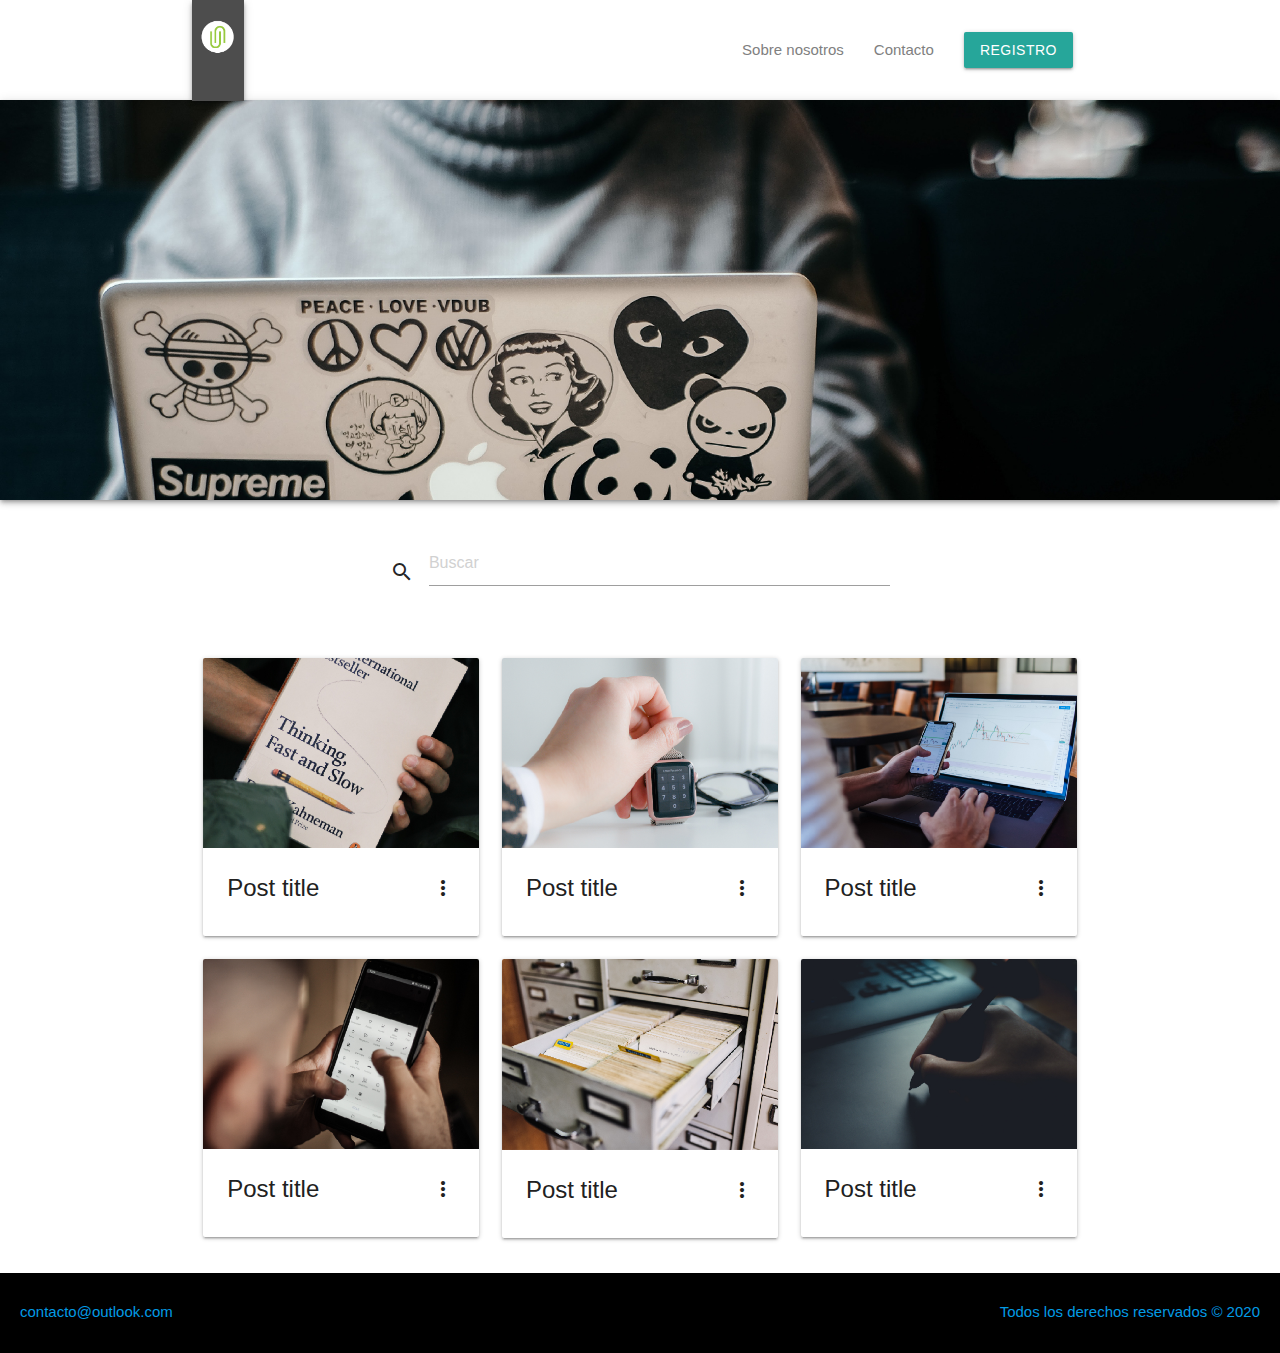
<file: index.html>
<!DOCTYPE html>
<html lang="es">
<head>
    <meta charset="UTF-8">
    <meta name="viewport" content="width=device-width, initial-scale=1.0">
    <meta http-equiv="X-UA-Compatible" content="ie=edge">
    <title>Mi blog</title>
    <!--Import Google Icon Font-->
    <link href="https://fonts.googleapis.com/icon?family=Material+Icons" rel="stylesheet">
    <!-- Compiled and minified CSS -->
    <link rel="stylesheet" href="https://cdnjs.cloudflare.com/ajax/libs/materialize/1.0.0/css/materialize.min.css">
    <link rel="stylesheet" href="css/main.css">
</head>
    <body>
        <header>
            <nav class="container">
                <a href="index.html" class="brand-logo" valing-wrapper>
                    <img class="responsive-img left z-depth-2" src="assets/img/Logo.jpg" alt="Logo de blog">
                </a>
                <ul class="right valign-wrapper">
                    <li><a href="about.html">Sobre nosotros</a></li>
                    <li><a href="contact.html">Contacto</a></li>
                    <li><a class="btn" href="registro.html">Registro</a></li>
                </ul>
            </nav>
            <section class="header-main-pic z-depth-2"></section>
        </header>
        <main class="container">
            <section>
                <div class="section">
                    <div class="row">
                        <div class="col m7 input-field input-container">
                            <i class="material-icons">search</i>
                            <input id="search" type="text" placeholder="Buscar">
                        </div>
                    </div>
                </div>
            </section>
            <section>
                <div class="row">
                    <article class="col s12 m6 l4">
                        <div class="card">
                            <div class="card-image waves-effect waves-block waves-light">
                                <img class="activator" src="assets/img/card1.jpg" alt="">
                            </div>
                            <div class="card-content">
                                <span class="card-title grey-text activator text-darken-4">Post title<i class="material-icons right">more_vert</i></span>
                            </div>
                            <div class="card-reveal">
                                <span class="card-title grey-text text-darken-4">Post title <i class="material-icons right">close</i> </span>
                                <p>Here is some more information about this product that is only revealed once clicked on.</p>
                                <a class="waves-effect waves-teal btn-flat teal lighten-5 right" href="post.html">Ir</a>
                            </div>
                        </div>
                    </article>
                    <article class="col s12 m6 l4">
                        <div class="card">
                            <div class="card-image waves-effect waves-block waves-light">
                                <img class="activator" src="assets/img/card2.jpg" alt="">
                            </div>
                            <div class="card-content">
                                <span class="card-title grey-text activator text-darken-4">Post title<i class="material-icons right">more_vert</i></span>
                            </div>
                            <div class="card-reveal">
                                <span class="card-title grey-text text-darken-4">Post title <i class="material-icons right">close</i> </span>
                                <p>Here is some more information about this product that is only revealed once clicked on.</p>
                                <a class="waves-effect waves-teal btn-flat teal lighten-5 right" href="post.html">Ir</a>
                            </div>
                        </div>
                    </article>
                    <article class="col s12 m6 l4">
                        <div class="card">
                            <div class="card-image waves-effect waves-block waves-light">
                                <img class="activator" src="assets/img/card3.jpg" alt="">
                            </div>
                            <div class="card-content">
                                <span class="card-title grey-text activator text-darken-4">Post title<i class="material-icons right">more_vert</i></span>
                            </div>
                            <div class="card-reveal">
                                <span class="card-title grey-text text-darken-4">Post title <i class="material-icons right">close</i> </span>
                                <p>Here is some more information about this product that is only revealed once clicked on.</p>
                                <a class="waves-effect waves-teal btn-flat teal lighten-5 right" href="post.html">Ir</a>
                            </div>
                        </div>
                    </article>
                    <article class="col s12 m6 l4">
                        <div class="card">
                            <div class="card-image waves-effect waves-block waves-light">
                                <img class="activator" src="assets/img/card4.jpg" alt="">
                            </div>
                            <div class="card-content">
                                <span class="card-title grey-text activator text-darken-4">Post title<i class="material-icons right">more_vert</i></span>
                            </div>
                            <div class="card-reveal">
                                <span class="card-title grey-text text-darken-4">Post title <i class="material-icons right">close</i> </span>
                                <p>Here is some more information about this product that is only revealed once clicked on.</p>
                                <a class="waves-effect waves-teal btn-flat teal lighten-5 right" href="post.html">Ir</a>
                            </div>
                        </div>
                    </article>
                    <article class="col s12 m6 l4">
                        <div class="card">
                            <div class="card-image waves-effect waves-block waves-light">
                                <img class="activator" src="assets/img/card5.jpg" alt="">
                            </div>
                            <div class="card-content">
                                <span class="card-title grey-text activator text-darken-4">Post title<i class="material-icons right">more_vert</i></span>
                            </div>
                            <div class="card-reveal">
                                <span class="card-title grey-text text-darken-4">Post title <i class="material-icons right">close</i> </span>
                                <p>Here is some more information about this product that is only revealed once clicked on.</p>
                                <a class="waves-effect waves-teal btn-flat teal lighten-5 right" href="post.html">Ir</a>
                            </div>
                        </div>
                    </article>
                    <article class="col s12 m6 l4">
                        <div class="card">
                            <div class="card-image waves-effect waves-block waves-light">
                                <img class="activator" src="assets/img/card6.jpg" alt="">
                            </div>
                            <div class="card-content">
                                <span class="card-title grey-text activator text-darken-4">Post title<i class="material-icons right">more_vert</i></span>
                            </div>
                            <div class="card-reveal">
                                <span class="card-title grey-text text-darken-4">Post title <i class="material-icons right">close</i> </span>
                                <p>Here is some more information about this product that is only revealed once clicked on.</p>
                                <a class="waves-effect waves-teal btn-flat teal lighten-5 right" href="post.html">Ir</a>
                            </div>
                        </div>
                    </article>
                </div>
            </section>
        </main>
        <footer class="page-footer">
            <div class="foot-contact right">
                <li><a href="mailto:contacto@outlook.com">contacto@outlook.com</a></li>
            </div>
            <div class="foot-contact right">
                <li><a href="#">Todos los derechos reservados © 2020</a></li>
            </div>
        </footer>
        <!-- Compiled and minified JavaScript -->
        <script src="https://cdnjs.cloudflare.com/ajax/libs/materialize/1.0.0/js/materialize.min.js"></script>
    </body>
</html>
</file>
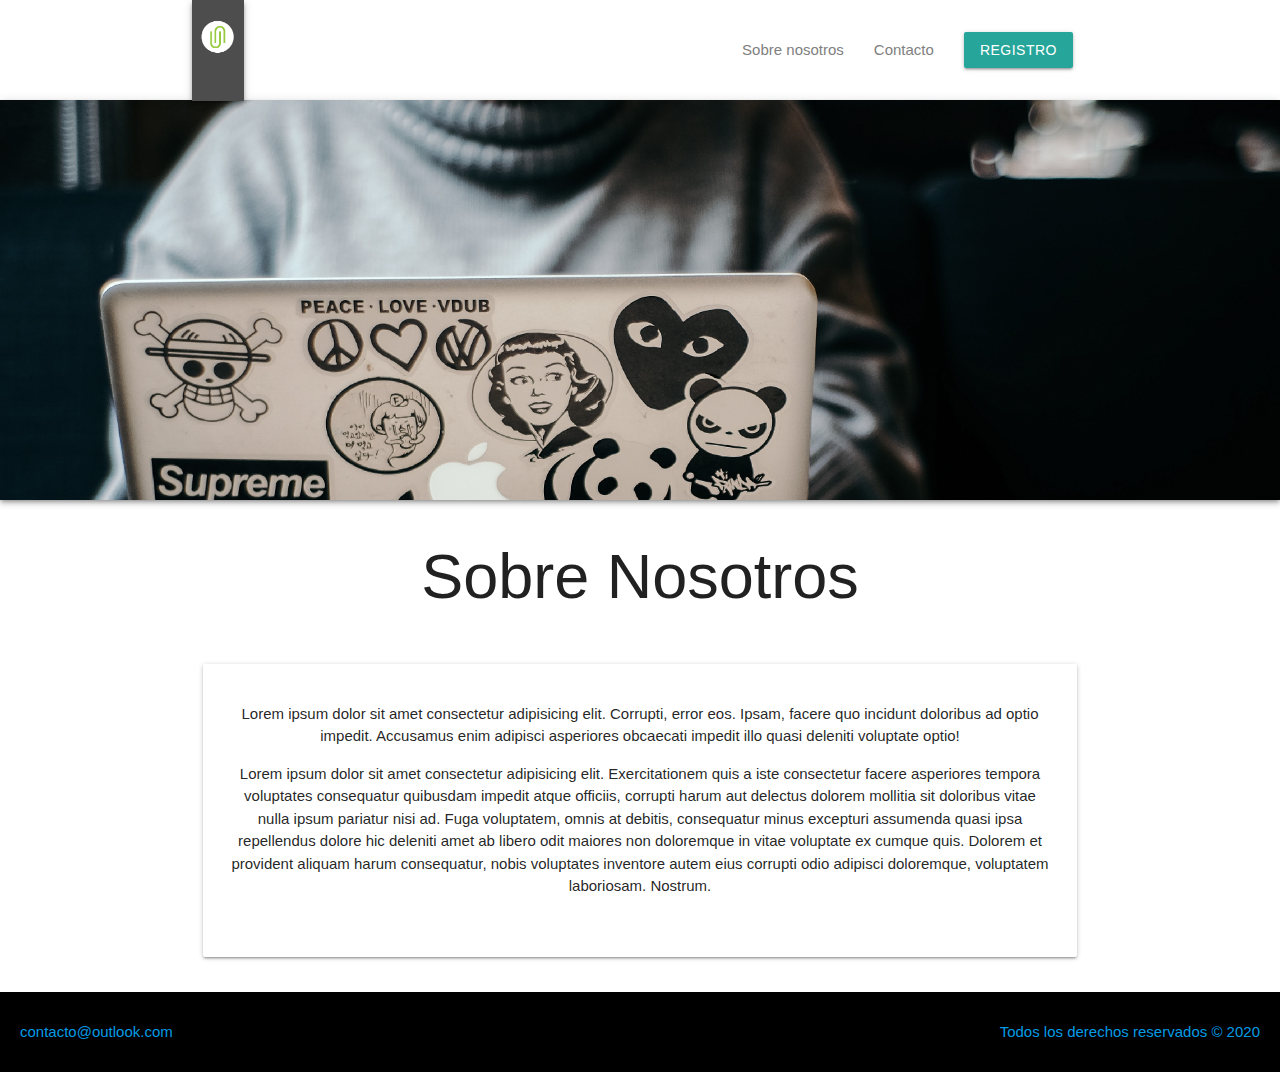
<file: about.html>
<!DOCTYPE html>
<html lang="es">
<head>
    <meta charset="UTF-8">
    <meta name="viewport" content="width=device-width, initial-scale=1.0">
    <meta http-equiv="X-UA-Compatible" content="ie=edge">
    <title>Mi blog</title>
    <!--Import Google Icon Font-->
    <link href="https://fonts.googleapis.com/icon?family=Material+Icons" rel="stylesheet">
    <!-- Compiled and minified CSS -->
    <link rel="stylesheet" href="https://cdnjs.cloudflare.com/ajax/libs/materialize/1.0.0/css/materialize.min.css">
    <link rel="stylesheet" href="css/main.css">
</head>
    <body>
        <header>
            <nav class="container">
                <a href="index.html" class="brand-logo" valing-wrapper>
                    <img class="responsive-img left z-depth-2" src="assets/img/Logo.jpg" alt="Logo de blog">
                </a>
                <ul class="right valign-wrapper">
                    <li><a href="about.html">Sobre nosotros</a></li>
                    <li><a href="contact.html">Contacto</a></li>
                    <li><a class="btn" href="registro.html">Registro</a></li>
                </ul>
            </nav>
            <section class="header-main-pic z-depth-2"></section>
        </header>
        <main class="container">
            <section class="container">
                <div class="row">
                    <div class="col s12">
                        <h1 class="center-align">Sobre Nosotros</h1>
                    </div>
                </div>
            </section>

            <section>
                <div class="conteiner">
                    <div class="row">
                        <div class="col s12">
                            <div class="card-panel center-align">
                                <p>Lorem ipsum dolor sit amet consectetur adipisicing elit. Corrupti, error eos. Ipsam, facere quo incidunt doloribus ad optio impedit. Accusamus enim adipisci asperiores obcaecati impedit illo quasi deleniti voluptate optio!</p>
                                <p>Lorem ipsum dolor sit amet consectetur adipisicing elit. Exercitationem quis a iste consectetur facere asperiores tempora voluptates consequatur quibusdam impedit atque officiis, corrupti harum aut delectus dolorem mollitia sit doloribus vitae nulla ipsum pariatur nisi ad. Fuga voluptatem, omnis at debitis, consequatur minus excepturi assumenda quasi ipsa repellendus dolore hic deleniti amet ab libero odit maiores non doloremque in vitae voluptate ex cumque quis. Dolorem et provident aliquam harum consequatur, nobis voluptates inventore autem eius corrupti odio adipisci doloremque, voluptatem laboriosam. Nostrum.</p>
                                <div class="row">
                                    
                                </div>
                            </div>
                        </div>
                    </div>
                </div>
            </section>
        </main>
        <footer class="page-footer">
            <div class="foot-contact right">
                <li><a href="mailto:contacto@outlook.com">contacto@outlook.com</a></li>
            </div>
            <div class="foot-contact right">
                <li><a href="#">Todos los derechos reservados © 2020</a></li>
            </div>
        </footer>
        <!-- Compiled and minified JavaScript -->
        <script src="https://cdnjs.cloudflare.com/ajax/libs/materialize/1.0.0/js/materialize.min.js"></script>
    </body>
</html>
</file>
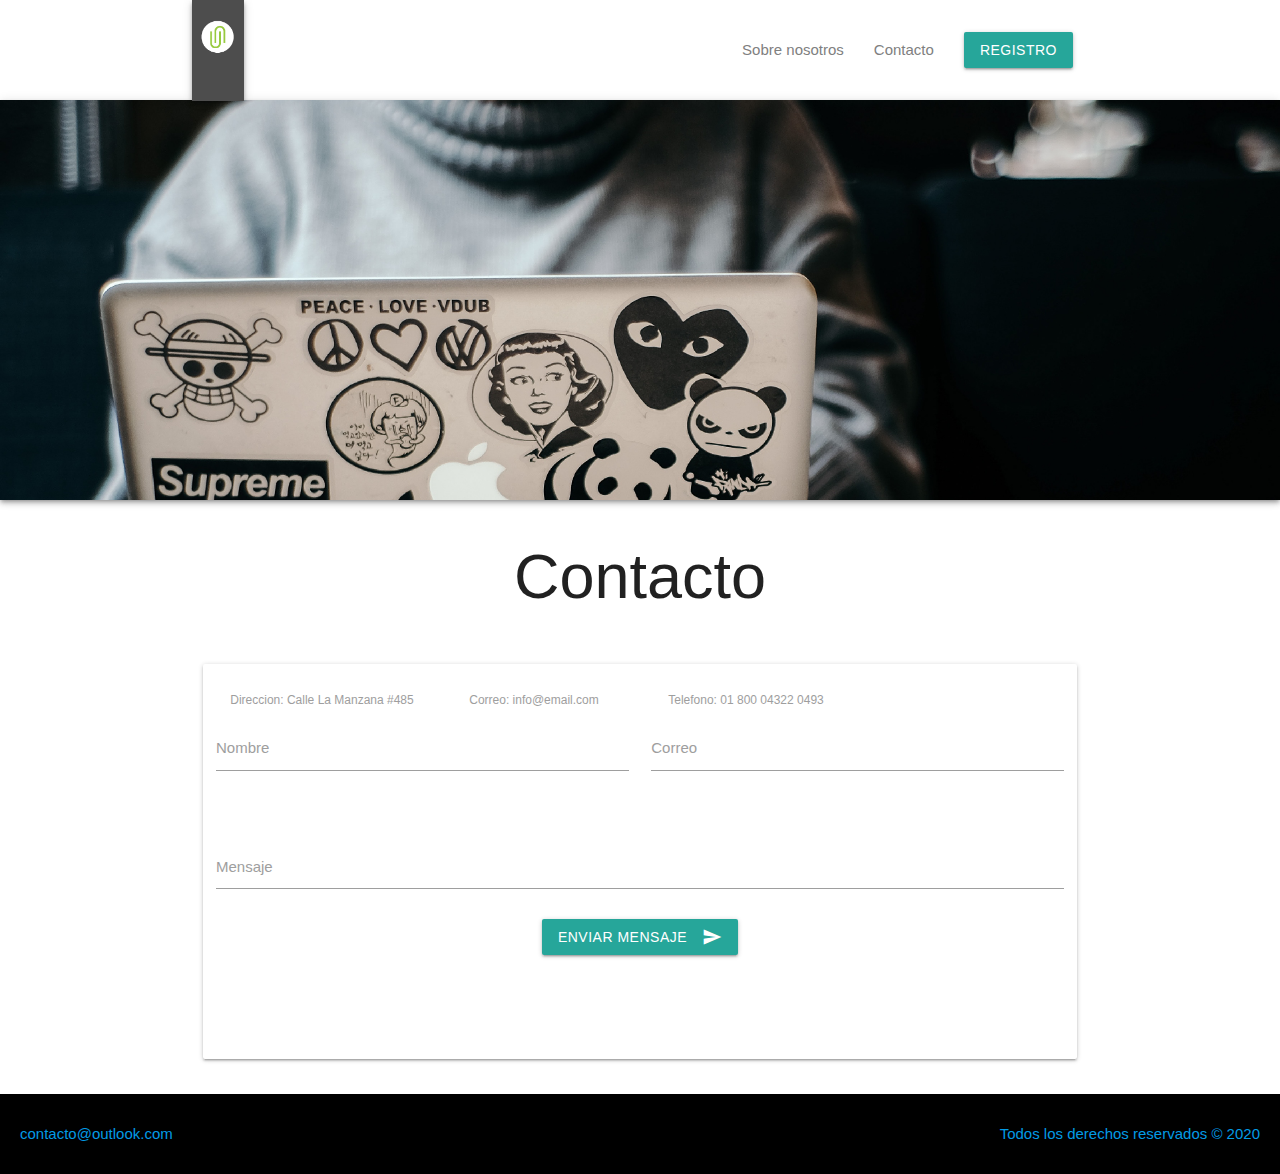
<file: contact.html>
<!DOCTYPE html>
<html lang="es">
<head>
    <meta charset="UTF-8">
    <meta name="viewport" content="width=device-width, initial-scale=1.0">
    <meta http-equiv="X-UA-Compatible" content="ie=edge">
    <title>Mi blog</title>
    <!--Import Google Icon Font-->
    <link href="https://fonts.googleapis.com/icon?family=Material+Icons" rel="stylesheet">
    <!-- Compiled and minified CSS -->
    <link rel="stylesheet" href="https://cdnjs.cloudflare.com/ajax/libs/materialize/1.0.0/css/materialize.min.css">
    <link rel="stylesheet" href="css/main.css">
</head>
    <body>
        <header>
            <nav class="container">
                <a href="index.html" class="brand-logo" valing-wrapper>
                    <img class="responsive-img left z-depth-2" src="assets/img/Logo.jpg" alt="Logo de blog">
                </a>
                <ul class="right valign-wrapper">
                    <li><a href="about.html">Sobre nosotros</a></li>
                    <li><a href="contact.html">Contacto</a></li>
                    <li><a class="btn" href="registro.html">Registro</a></li>
                </ul>
            </nav>
            <section class="header-main-pic z-depth-2"></section>
        </header>
        <main class="container">
            <section class="container">
                <div class="row">
                    <div class="col s12">
                        <h1 class="center-align">Contacto</h1>
                    </div>
                </div>
            </section>

            <section>
                <div class="conteiner">
                    <div class="row">
                        <div class="col s12">
                            <div class="card-panel center-align">
                                <div class="row">
                                    <form action="">
                                        <div class="col s12 m3">
                                            <label for="addres">Direccion: Calle La Manzana #485</label>
                                        </div>
                                        <div class="col s12 m3">
                                            <label for="addres">Correo: info@email.com</label>
                                        </div>
                                        <div class="col s12 m3">
                                            <label for="addres">Telefono: 01 800 04322 0493</label>
                                        </div>
                                    </form>
                                    <form action="">
                                        <div class="row section">
                                            <div class="input-field col s12 m6">
                                                <input id="first-name" type="text" class="validate">
                                                <label for="first-name">Nombre</form>
                                            </div>
                                            <div class="input-field col s12 m6">
                                                <input id="email" type="text" class="validate">
                                                <label for="email">Correo</form>
                                            </div>
                                        </div>
                                        <div class="row">
                                            <form class="col s12">
                                                <div class="row">
                                                    <div class="input-field col s12">
                                                        <textarea id="textarea2" class="materialize-textarea" data-length="120"></textarea>
                                                        <label for="textarea2">Mensaje</label>
                                                    </div>
                                                    <div class="row">
                                                        <div class="col s12">
                                                            <button class="btn waves-effect waves-light center-align">
                                                                Enviar Mensaje
                                                                <i class="material-icons right">send</i>
                                                            </button>
                                                        </div>
                                                    </div>
                                                </div>
                                            </form>
                                        </div>        
                                    </form>
                                </div>
                            </div>
                        </div>
                    </div>
                </div>
            </section>
        </main>
        <footer class="page-footer">
            <div class="foot-contact right">
                <li><a href="mailto:contacto@outlook.com">contacto@outlook.com</a></li>
            </div>
            <div class="foot-contact right">
                <li><a href="#">Todos los derechos reservados © 2020</a></li>
            </div>
        </footer>
        <!-- Compiled and minified JavaScript -->
        <script src="https://cdnjs.cloudflare.com/ajax/libs/materialize/1.0.0/js/materialize.min.js"></script>
    </body>
</html>
</file>
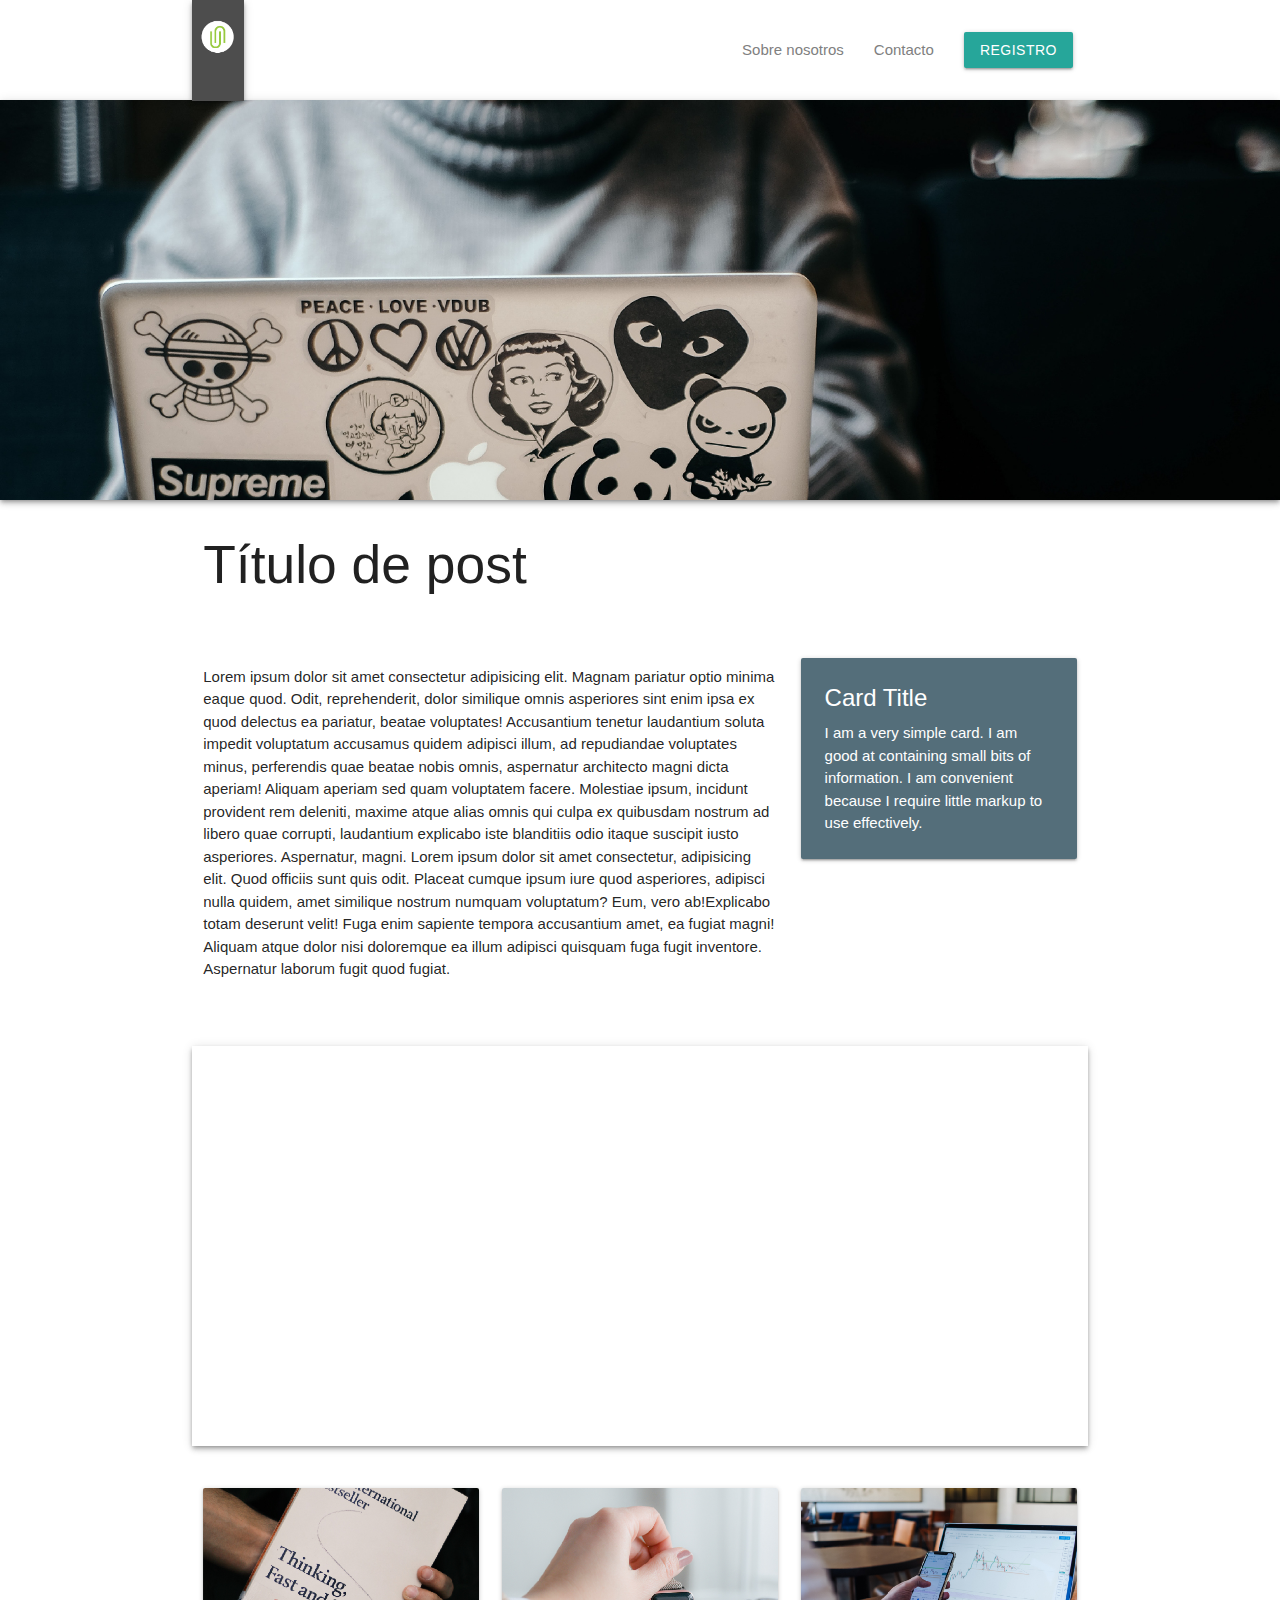
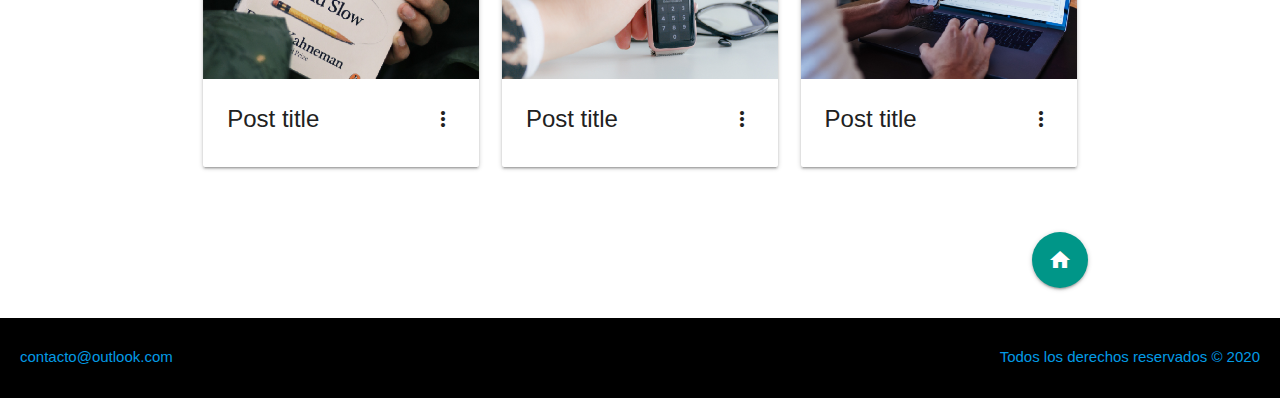
<file: post.html>
<!DOCTYPE html>
<html lang="es">
    <head>
        <meta charset="UTF-8">
        <meta name="viewport" content="width=device-width, initial-scale=1.0">
        <meta http-equiv="X-UA-Compatible" content="ie=edge">
        <title>Mi blog</title>
        <!--Import Google Icon Font-->
        <link href="https://fonts.googleapis.com/icon?family=Material+Icons" rel="stylesheet">
        <!-- Compiled and minified CSS -->
        <link rel="stylesheet" href="https://cdnjs.cloudflare.com/ajax/libs/materialize/1.0.0/css/materialize.min.css">
        <link rel="stylesheet" href="css/main.css">
    </head>
    <body>
        <header>
            <nav class="container">
                <a href="index.html" class="brand-logo" valing-wrapper>
                <img class="responsive-img left z-depth-2" src="assets/img/Logo.jpg" alt="Logo de blog">
                </a>
                <ul class="right valign-wrapper">
                    <li><a href="about.html">Sobre nosotros</a></li>
                    <li><a href="contact.html">Contacto</a></li>
                    <li><a class="btn" href="registro.html">Registro</a></li>
                </ul>
            </nav>
            <section class="header-main-pic z-depth-2"></section>
        </header>
        <main class="container">
            <section class="hide">
            <div class="section">
                <div class="row">
                    <div class="col m7 input-field input-container">
                        <i class="material-icons">search</i>
                        <input id="search" type="text" placeholder="Buscar">
                    </div>
                </div>
            </div>
        </section>
            <section>
                <div class="row">
                    <div class="col s12">
                        <h2>Título de post</h2>
                    </div>
                </div>
            </section>
            <section class="section">
                <div class="row">
                    <div class="col m8">
                        <p>Lorem ipsum dolor sit amet consectetur adipisicing elit. Magnam pariatur optio minima eaque quod. Odit, reprehenderit, dolor similique omnis asperiores sint enim ipsa ex quod delectus ea pariatur, beatae voluptates!
                        Accusantium tenetur laudantium soluta impedit voluptatum accusamus quidem adipisci illum, ad repudiandae voluptates minus, perferendis quae beatae nobis omnis, aspernatur architecto magni dicta aperiam! Aliquam aperiam sed quam voluptatem facere.
                        Molestiae ipsum, incidunt provident rem deleniti, maxime atque alias omnis qui culpa ex quibusdam nostrum ad libero quae corrupti, laudantium explicabo iste blanditiis odio itaque suscipit iusto asperiores. Aspernatur, magni.
                        Lorem ipsum dolor sit amet consectetur, adipisicing elit. Quod officiis sunt quis odit. Placeat cumque ipsum iure quod asperiores, adipisci nulla quidem, amet similique nostrum numquam voluptatum? Eum, vero ab!Explicabo totam deserunt velit! Fuga enim sapiente tempora accusantium amet, ea fugiat magni! Aliquam atque dolor nisi doloremque ea illum adipisci quisquam fuga fugit inventore. Aspernatur laborum fugit quod fugiat.
                        </p>
                    </div>
                    <div class="col m4">
                        <div class="card blue-grey darken-1">
                            <div class="card-content white-text">
                                <span class="card-title">Card Title</span>
                                <p>I am a very simple card. I am good at containing small bits of information.
                                I am convenient because I require little markup to use effectively.</p>
                            </div>
                        </div>
                    </div>
                </div>
            </section>
            <section class="section">
                <div class="row">
                    <div class="post-pic z-depth-2"></div>
                </div>
            </section>
            <section>
                <div class="row">
                    <article class="col s12 m6 l4">
                        <div class="card">
                            <div class="card-image waves-effect waves-block waves-light">
                                <img class="activator" src="assets/img/card1.jpg" alt="">
                            </div>
                        <div class="card-content">
                            <span class="card-title grey-text activator text-darken-4">Post title<i class="material-icons right">more_vert</i></span>
                        </div>
                        <div class="card-reveal">
                            <span class="card-title grey-text text-darken-4">Post title <i class="material-icons right">close</i> </span>
                            <p>Here is some more information about this product that is only revealed once clicked on.</p>
                            <a class="waves-effect waves-teal btn-flat teal lighten-5 right" href="post.html">Ir</a>
                        </div>
                        </div>
                    </article>
                    <article class="col s12 m6 l4">
                        <div class="card">
                        <div class="card-image waves-effect waves-block waves-light">
                            <img class="activator" src="assets/img/card2.jpg" alt="">
                        </div>
                        <div class="card-content">
                            <span class="card-title grey-text activator text-darken-4">Post title<i class="material-icons right">more_vert</i></span>
                        </div>
                        <div class="card-reveal">
                            <span class="card-title grey-text text-darken-4">Post title <i class="material-icons right">close</i> </span>
                            <p>Here is some more information about this product that is only revealed once clicked on.</p>
                            <a class="waves-effect waves-teal btn-flat teal lighten-5 right" href="post.html">Ir</a>
                        </div>
                        </div>
                    </article>
                    <article class="col s12 m6 l4">
                        <div class="card">
                        <div class="card-image waves-effect waves-block waves-light">
                            <img class="activator" src="assets/img/card3.jpg" alt="">
                        </div>
                        <div class="card-content">
                            <span class="card-title grey-text activator text-darken-4">Post title<i class="material-icons right">more_vert</i></span>
                        </div>
                        <div class="card-reveal">
                            <span class="card-title grey-text text-darken-4">Post title <i class="material-icons right">close</i> </span>
                            <p>Here is some more information about this product that is only revealed once clicked on.</p>
                            <a class="waves-effect waves-teal btn-flat teal lighten-5 right" href="post.html">Ir</a>
                        </div>
                        </div>
                    </article>
                </div>
            </section>
            <a class="btn-floating btn-large waves-effect waves-light teal right" href="index.html">
                <i class="material-icons">home</i>
            </a>
        </main>
        <footer class="page-footer">
            <div class="foot-contact right">
                <li><a href="mailto:contacto@outlook.com">contacto@outlook.com</a></li>
            </div>
            <div class="foot-contact right">
                <li><a href="#">Todos los derechos reservados © 2020</a></li>
            </div>
        </footer>
        <!-- Compiled and minified JavaScript -->
        <script src="https://cdnjs.cloudflare.com/ajax/libs/materialize/1.0.0/js/materialize.min.js"></script>
    </body>
</html>
</file>
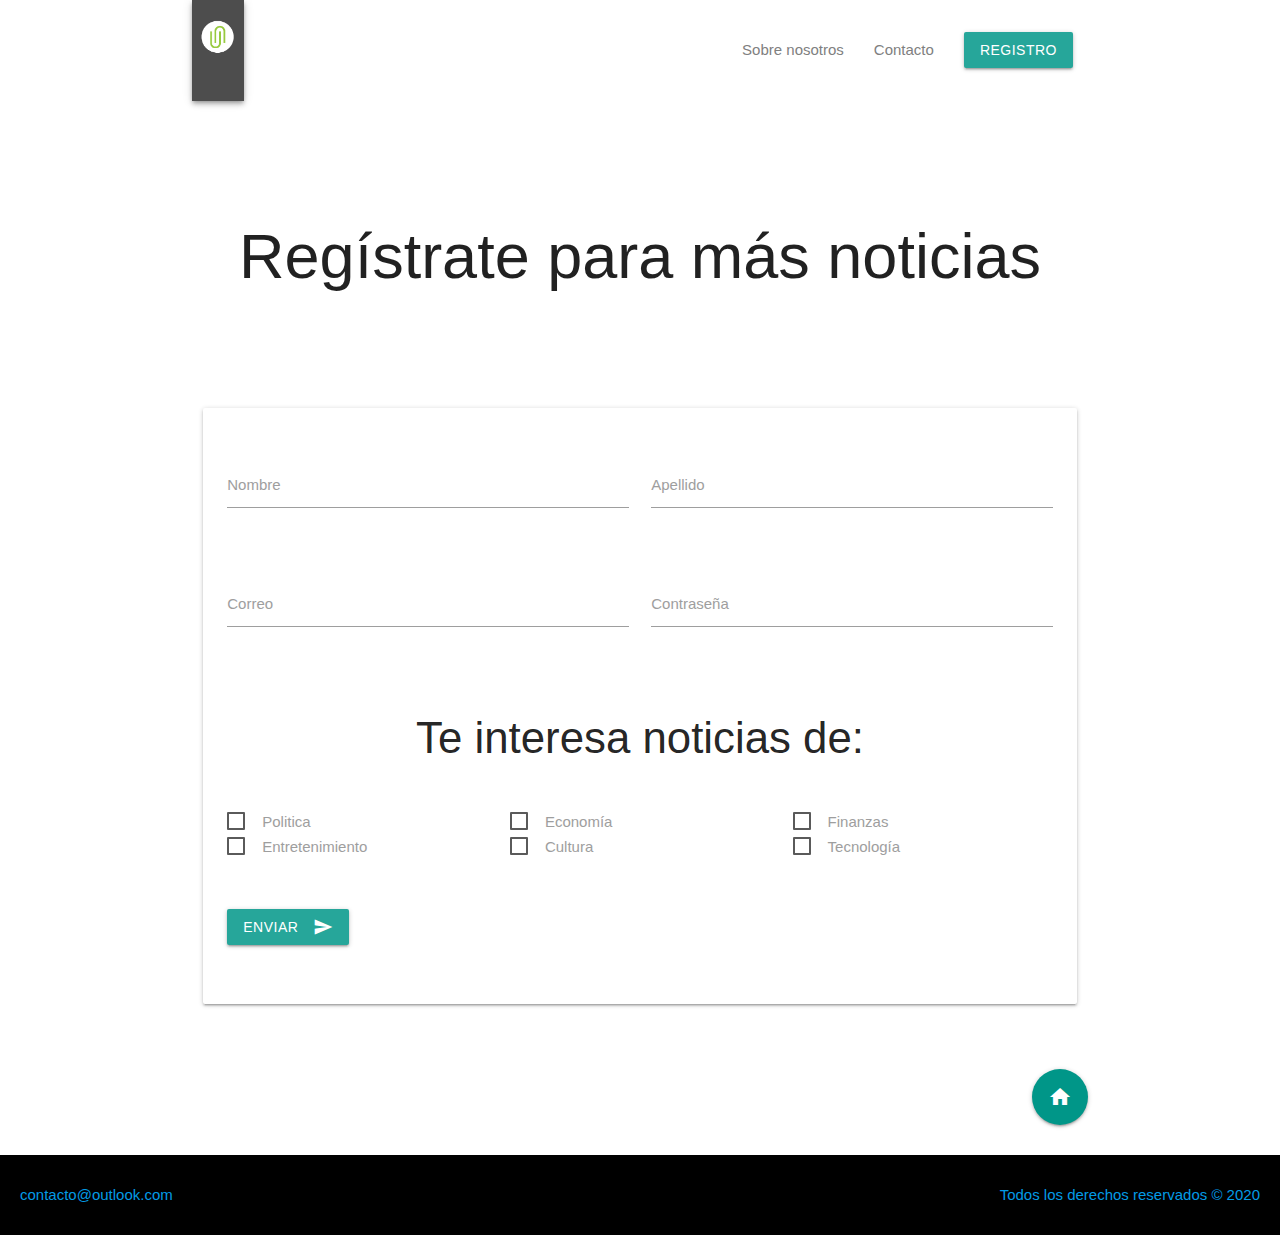
<file: registro.html>
<!DOCTYPE html>
<html lang="es">
    <head>
        <meta charset="UTF-8">
        <meta name="viewport" content="width=device-width, initial-scale=1.0">
        <meta http-equiv="X-UA-Compatible" content="ie=edge">
        <title>Mi blog</title>
        <!--Import Google Icon Font-->
        <link href="https://fonts.googleapis.com/icon?family=Material+Icons" rel="stylesheet">
        <!-- Compiled and minified CSS -->
        <link rel="stylesheet" href="https://cdnjs.cloudflare.com/ajax/libs/materialize/1.0.0/css/materialize.min.css">
        <link rel="stylesheet" href="css/main.css">
    </head>
    <body>
        <header class="header-registro">
            <nav class="container">
                <a href="index.html" class="brand-logo" valing-wrapper>
                <img class="responsive-img left z-depth-2" src="assets/img/Logo.jpg" alt="Logo de blog">
                </a>
                <ul class="right valign-wrapper">
                    <li><a href="about.html">Sobre nosotros</a></li>
                    <li><a href="contact.html">Contacto</a></li>
                    <li><a class="btn" href="registro.html">Registro</a></li>
                </ul>
            </nav>
            <section class="header-main-pic z-depth-2 hide"></section>
                <section class="container">
                    <div class="row registro-titulo">
                        <div class="col s12">
                            <h1 class="center-align">Regístrate para más noticias</h1>
                        </div>
                    </div>
                </section>
        </header>
        <main class="container">
            <div class="row">
                <div class="col s12">
                    <div class="card-panel">
                        <form action="">
                            <div class="row section">
                                <div class="input-field col s12 m6">
                                    <input id="first-name" type="text" class="validate">
                                    <label for="first-name">Nombre</form>
                                </div>
                                <div class="input-field col s12 m6">
                                    <input id="last-name" type="text" class="validate">
                                    <label for="last-name">Apellido</form>
                                </div>
                            </div>
                            <div class="row">
                                <div class="input-field col s12 m6">
                                    <input id="email" type="text" class="validate">
                                    <label for="email">Correo</form>
                                </div>
                                <div class="input-field col s12 m6">
                                    <input id="password" type="text" class="validate">
                                    <label for="password">Contraseña</form>
                                </div>
                            </div>
                            <div class="section">
                                <h3 class="center-align">Te interesa noticias de:</h3>
                            </div>
                            <div class="section">
                                <div class="row">
                                    <label class="col s12 m4">
                                        <input type="checkbox">
                                        <span>Politica</span>
                                    </label>
                                    <label class="col s12 m4">
                                        <input type="checkbox">
                                        <span>Economía</span>
                                    </label>
                                    <label class="col s12 m4">
                                        <input type="checkbox">
                                        <span>Finanzas</span>
                                    </label>
                                    <label class="col s12 m4">
                                        <input type="checkbox">
                                        <span>Entretenimiento</span>
                                    </label>
                                    <label class="col s12 m4">
                                        <input type="checkbox">
                                        <span>Cultura</span>
                                    </label>
                                    <label class="col s12 m4">
                                        <input type="checkbox">
                                        <span>Tecnología</span>
                                    </label>
                                </div>
                            </div>
                            <div class="section">
                                <div class="row">
                                    <div class="col s12">
                                        <button class="btn waves-effect waves-light center-align">
                                            Enviar
                                            <i class="material-icons right">send</i>
                                        </button>
                                    </div>
                                </div>
                            </div>
                        </form>
                    </div>
                </div>
            </div>
            <a class="btn-floating btn-large waves-effect waves-light teal right" href="index.html">
                <i class="material-icons">home</i>
            </a>
        </main>
        <footer class="page-footer">
            <div class="foot-contact right">
                <li><a href="mailto:contacto@outlook.com">contacto@outlook.com</a></li>
            </div>
            <div class="foot-contact right">
                <li><a href="#">Todos los derechos reservados © 2020</a></li>
            </div>
        </footer>
        <!-- Compiled and minified JavaScript -->
        <script src="https://cdnjs.cloudflare.com/ajax/libs/materialize/1.0.0/js/materialize.min.js"></script>
    </body>
</html>
</file>
<file: css/main.css>
body {
    margin: 0px;
    padding: 0px;
    display: flex;
    min-height: 100vh;
    flex-direction: column;
}

header {
    height: 500px;
}

header nav {
    height: 100px;
    background: white;
    box-shadow: none;
}

nav .brand-logo{
    height: 100px;
    left: 15%;
}

nav .brand-logo img {
    width: 52px;
}
header nav ul {
    height: 100px;
}

header ul a{
    color: grey;
}

.header-main-pic {
    width: 100%;
    height: 400px;
    background-image: url('../assets/img/Banner.jpg');
    background-repeat: no-repeat;
    background-position: center;
    background-size: cover;
}
.input-field.input-container {
    height: 100px;
    float: none;
    display: flex;
    margin: 0 auto;
}
.input-field > #search {
    margin-top: 25px;
}
.input-container i {
    margin-top: 45px;
    margin-right: 15px;
}
footer.page-footer {
    display: flex;
    justify-content: space-between;
    align-items: center;
    height: 80px;
    background: rgb(0, 0, 0);
    bottom: 0;
    padding: 0%;
}

footer li{
    padding-inline-start: 20px;
    padding-inline-end: 20px;
    list-style: none;
}

/* Post.html */
.post-pic {
    width: 100%;
    height: 400px;
    padding: 15px;
    background-image: url('https://picsum.photos/1000/400');
    background-repeat: no-repeat;
    background-position: center;
    background-size: cover;
}


/* Registro.html */
.header-registro{
    height: 400px;
}

.registro-titulo{
    margin-top: 80px;
}

.btn-floating{
    margin-top: 30px;
    margin-bottom: 30px;
}
</file>
